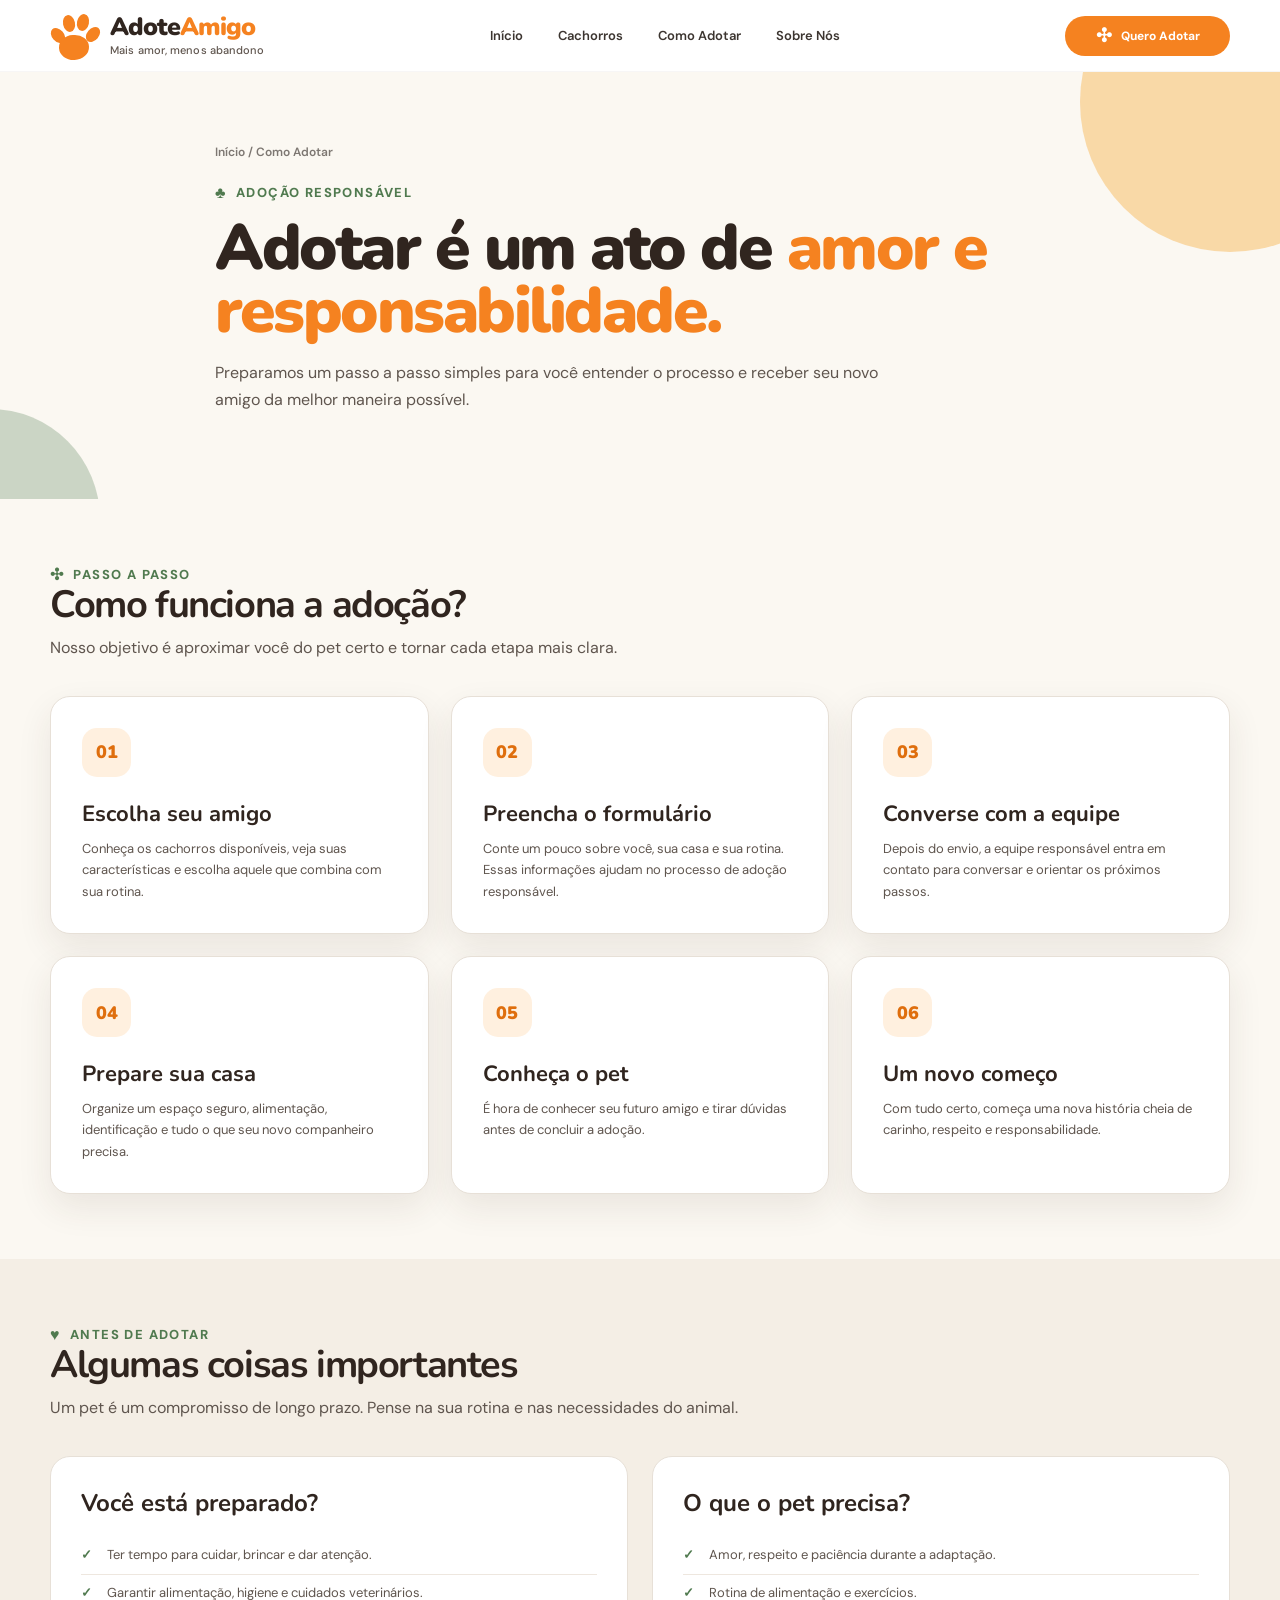
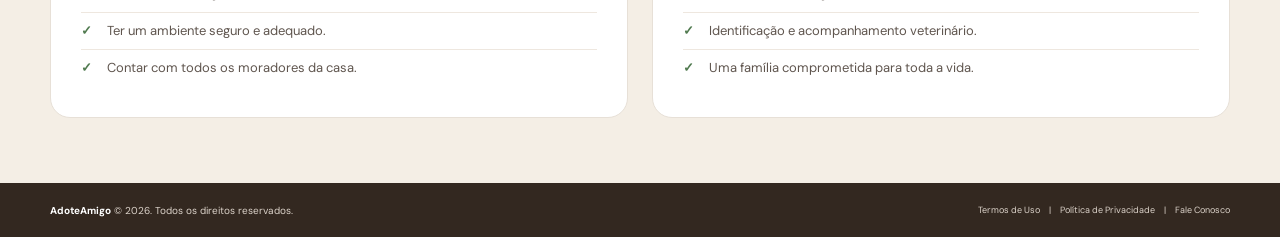
<file: como-adotar.html>
<!DOCTYPE html>
<html lang="pt-BR">
<head>
  <meta charset="UTF-8">
  <meta name="viewport" content="width=device-width, initial-scale=1.0">
  <title>Como Adotar | AdoteAmigo</title>
  
<link rel="preconnect" href="https://fonts.googleapis.com">
<link rel="preconnect" href="https://fonts.gstatic.com" crossorigin>
<link href="https://fonts.googleapis.com/css2?family=DM+Sans:wght@400;500;600;700&family=Nunito:wght@700;800;900&display=swap" rel="stylesheet">
<link rel="stylesheet" href="style.css">

</head>
<body>

<header class="site-header">
  <div class="container header-inner">
    <a href="index.html" class="brand" aria-label="AdoteAmigo - página inicial">
      <div class="brand-paw" aria-hidden="true">
        <span class="toe toe-1"></span><span class="toe toe-2"></span>
        <span class="toe toe-3"></span><span class="toe toe-4"></span><span class="pad"></span>
      </div>
      <div class="brand-text">
        <strong>Adote<span>Amigo</span></strong>
        <small>Mais amor, menos abandono</small>
      </div>
    </a>

    <nav class="main-nav" aria-label="Navegação principal">
      <a href="index.html">Início</a>
      <a href="cachorros.html">Cachorros</a>
      <a href="como-adotar.html">Como Adotar</a>
      <a href="sobre.html">Sobre Nós</a>
    </nav>

    <div class="header-actions">
      <a class="header-cta" href="cachorros.html"><span class="paw-icon">✣</span> Quero Adotar</a>
    </div>

    <button class="mobile-menu" aria-label="Abrir menu">
      <span></span><span></span><span></span>
    </button>
  </div>
</header>


<main>
  <section class="page-hero">
    <div class="container page-hero-inner">
      <div class="breadcrumb"><a href="index.html">Início</a> / Como Adotar</div>
      <div class="eyebrow"><span>♣</span> ADOÇÃO RESPONSÁVEL</div>
      <h1>Adotar é um ato de <span>amor e responsabilidade.</span></h1>
      <p>Preparamos um passo a passo simples para você entender o processo e receber seu novo amigo da melhor maneira possível.</p>
    </div>
  </section>

  <section class="inner-section">
    <div class="container">
      <div class="inner-heading">
        <div class="eyebrow"><span>✣</span> PASSO A PASSO</div>
        <h2>Como funciona a adoção?</h2>
        <p>Nosso objetivo é aproximar você do pet certo e tornar cada etapa mais clara.</p>
      </div>

      <div class="steps-grid">
        <article class="step-card">
          <div class="step-number">01</div>
          <h3>Escolha seu amigo</h3>
          <p>Conheça os cachorros disponíveis, veja suas características e escolha aquele que combina com sua rotina.</p>
        </article>
        <article class="step-card">
          <div class="step-number">02</div>
          <h3>Preencha o formulário</h3>
          <p>Conte um pouco sobre você, sua casa e sua rotina. Essas informações ajudam no processo de adoção responsável.</p>
        </article>
        <article class="step-card">
          <div class="step-number">03</div>
          <h3>Converse com a equipe</h3>
          <p>Depois do envio, a equipe responsável entra em contato para conversar e orientar os próximos passos.</p>
        </article>
        <article class="step-card">
          <div class="step-number">04</div>
          <h3>Prepare sua casa</h3>
          <p>Organize um espaço seguro, alimentação, identificação e tudo o que seu novo companheiro precisa.</p>
        </article>
        <article class="step-card">
          <div class="step-number">05</div>
          <h3>Conheça o pet</h3>
          <p>É hora de conhecer seu futuro amigo e tirar dúvidas antes de concluir a adoção.</p>
        </article>
        <article class="step-card">
          <div class="step-number">06</div>
          <h3>Um novo começo</h3>
          <p>Com tudo certo, começa uma nova história cheia de carinho, respeito e responsabilidade.</p>
        </article>
      </div>
    </div>
  </section>

  <section class="inner-section alt">
    <div class="container">
      <div class="inner-heading">
        <div class="eyebrow"><span>♥</span> ANTES DE ADOTAR</div>
        <h2>Algumas coisas importantes</h2>
        <p>Um pet é um compromisso de longo prazo. Pense na sua rotina e nas necessidades do animal.</p>
      </div>

      <div class="requirements">
        <div class="requirement-box">
          <h3>Você está preparado?</h3>
          <ul>
            <li>Ter tempo para cuidar, brincar e dar atenção.</li>
            <li>Garantir alimentação, higiene e cuidados veterinários.</li>
            <li>Ter um ambiente seguro e adequado.</li>
            <li>Contar com todos os moradores da casa.</li>
          </ul>
        </div>
        <div class="requirement-box">
          <h3>O que o pet precisa?</h3>
          <ul>
            <li>Amor, respeito e paciência durante a adaptação.</li>
            <li>Rotina de alimentação e exercícios.</li>
            <li>Identificação e acompanhamento veterinário.</li>
            <li>Uma família comprometida para toda a vida.</li>
          </ul>
        </div>
      </div>
    </div>
  </section>
</main>

<footer class="site-footer">
  <div class="container footer-inner">
    <p><strong>AdoteAmigo</strong> © 2026. Todos os direitos reservados.</p>
    <div class="footer-links">
      <a href="#">Termos de Uso</a><span>|</span>
      <a href="#">Política de Privacidade</a><span>|</span>
      <a href="#">Fale Conosco</a>
    </div>
  </div>
</footer>

</body>
</html>
</file>
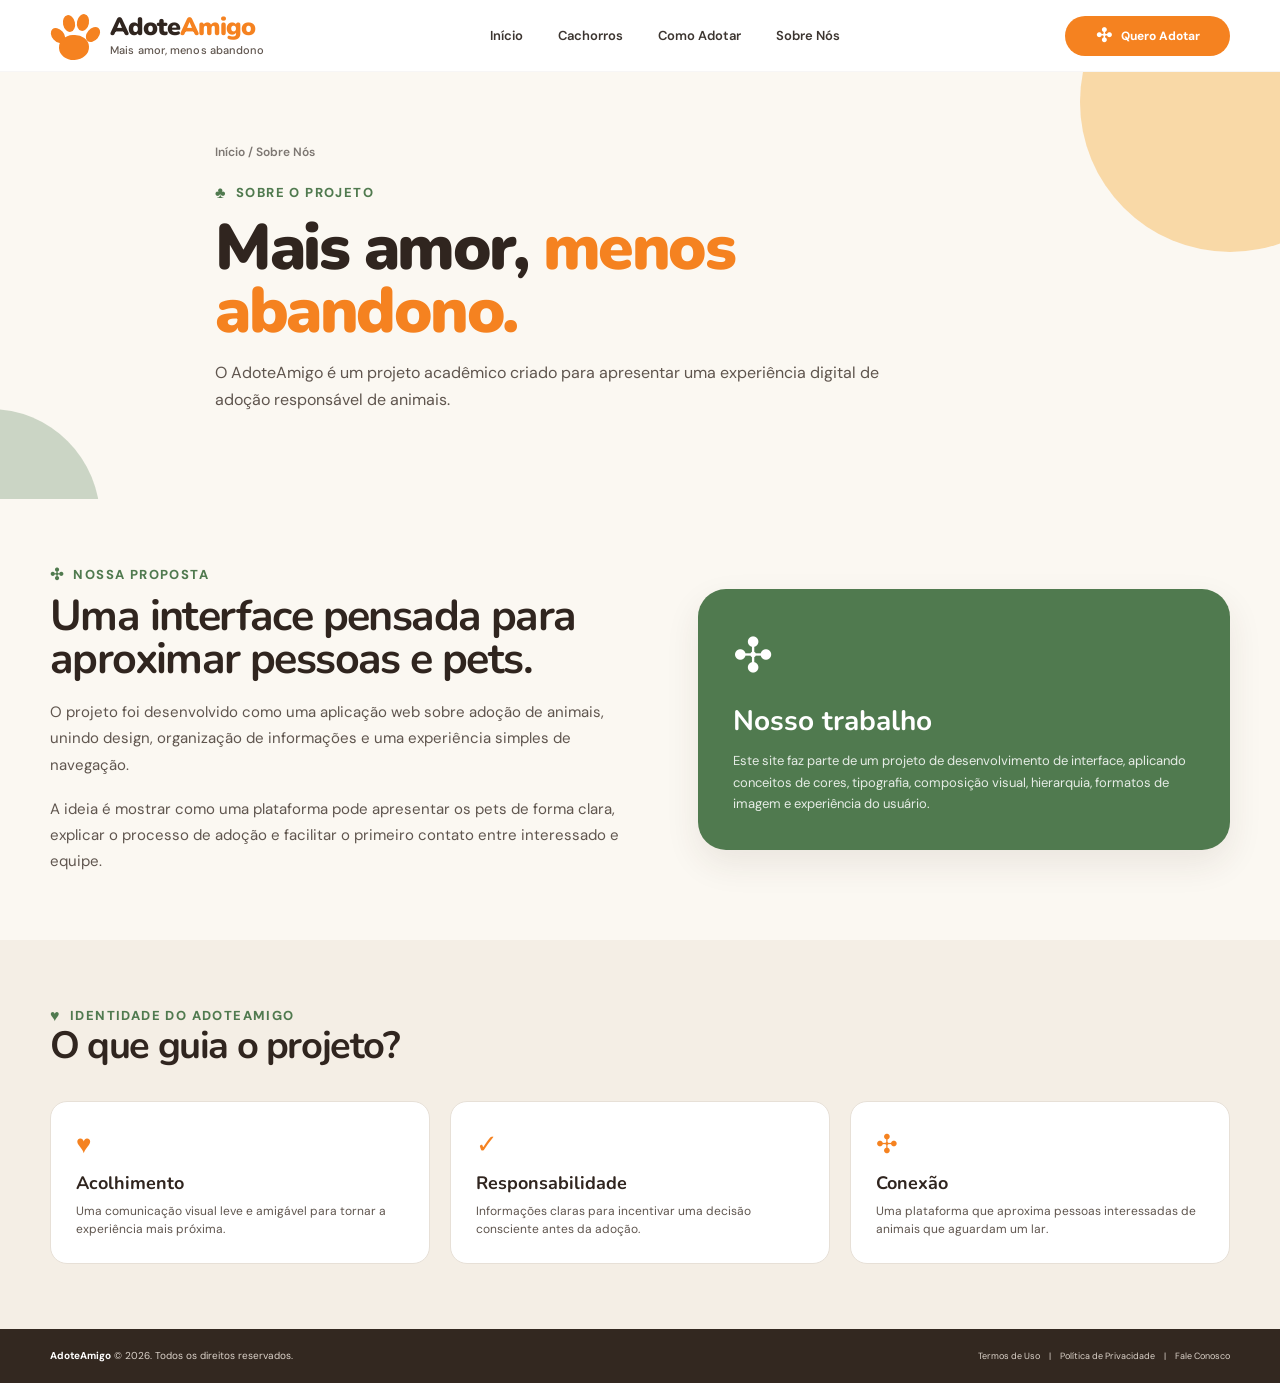
<file: sobre.html>
<!DOCTYPE html>
<html lang="pt-BR">
<head>
  <meta charset="UTF-8">
  <meta name="viewport" content="width=device-width, initial-scale=1.0">
  <title>Sobre Nós | AdoteAmigo</title>
  
<link rel="preconnect" href="https://fonts.googleapis.com">
<link rel="preconnect" href="https://fonts.gstatic.com" crossorigin>
<link href="https://fonts.googleapis.com/css2?family=DM+Sans:wght@400;500;600;700&family=Nunito:wght@700;800;900&display=swap" rel="stylesheet">
<link rel="stylesheet" href="style.css">

</head>
<body>

<header class="site-header">
  <div class="container header-inner">
    <a href="index.html" class="brand" aria-label="AdoteAmigo - página inicial">
      <div class="brand-paw" aria-hidden="true">
        <span class="toe toe-1"></span><span class="toe toe-2"></span>
        <span class="toe toe-3"></span><span class="toe toe-4"></span><span class="pad"></span>
      </div>
      <div class="brand-text">
        <strong>Adote<span>Amigo</span></strong>
        <small>Mais amor, menos abandono</small>
      </div>
    </a>

    <nav class="main-nav" aria-label="Navegação principal">
      <a href="index.html">Início</a>
      <a href="cachorros.html">Cachorros</a>
      <a href="como-adotar.html">Como Adotar</a>
      <a href="sobre.html">Sobre Nós</a>
    </nav>

    <div class="header-actions">
      <a class="header-cta" href="cachorros.html"><span class="paw-icon">✣</span> Quero Adotar</a>
    </div>

    <button class="mobile-menu" aria-label="Abrir menu">
      <span></span><span></span><span></span>
    </button>
  </div>
</header>


<main>
  <section class="page-hero">
    <div class="container page-hero-inner">
      <div class="breadcrumb"><a href="index.html">Início</a> / Sobre Nós</div>
      <div class="eyebrow"><span>♣</span> SOBRE O PROJETO</div>
      <h1>Mais amor, <span>menos abandono.</span></h1>
      <p>O AdoteAmigo é um projeto acadêmico criado para apresentar uma experiência digital de adoção responsável de animais.</p>
    </div>
  </section>

  <section class="inner-section">
    <div class="container about-grid">
      <div class="about-copy">
        <div class="eyebrow"><span>✣</span> NOSSA PROPOSTA</div>
        <h2>Uma interface pensada para aproximar pessoas e pets.</h2>
        <p>
          O projeto foi desenvolvido como uma aplicação web sobre adoção de animais,
          unindo design, organização de informações e uma experiência simples de navegação.
        </p>
        <p>
          A ideia é mostrar como uma plataforma pode apresentar os pets de forma clara,
          explicar o processo de adoção e facilitar o primeiro contato entre interessado e equipe.
        </p>
      </div>

      <aside class="about-card">
        <div class="big-paw">✣</div>
        <h3>Nosso trabalho</h3>
        <p>
          Este site faz parte de um projeto de desenvolvimento de interface,
          aplicando conceitos de cores, tipografia, composição visual, hierarquia,
          formatos de imagem e experiência do usuário.
        </p>
      </aside>
    </div>
  </section>

  <section class="inner-section alt">
    <div class="container">
      <div class="inner-heading">
        <div class="eyebrow"><span>♥</span> IDENTIDADE DO ADOTEAMIGO</div>
        <h2>O que guia o projeto?</h2>
      </div>

      <div class="about-values">
        <article class="value-card">
          <span>♥</span>
          <h3>Acolhimento</h3>
          <p>Uma comunicação visual leve e amigável para tornar a experiência mais próxima.</p>
        </article>
        <article class="value-card">
          <span>✓</span>
          <h3>Responsabilidade</h3>
          <p>Informações claras para incentivar uma decisão consciente antes da adoção.</p>
        </article>
        <article class="value-card">
          <span>✣</span>
          <h3>Conexão</h3>
          <p>Uma plataforma que aproxima pessoas interessadas de animais que aguardam um lar.</p>
        </article>
      </div>
    </div>
  </section>
</main>

<footer class="site-footer">
  <div class="container footer-inner">
    <p><strong>AdoteAmigo</strong> © 2026. Todos os direitos reservados.</p>
    <div class="footer-links">
      <a href="#">Termos de Uso</a><span>|</span>
      <a href="#">Política de Privacidade</a><span>|</span>
      <a href="#">Fale Conosco</a>
    </div>
  </div>
</footer>

</body>
</html>
</file>
<file: style.css>
/* =========================================================
   ADOTEAMIGO — STYLE.CSS
   Identidade: acolhedora, natural e moderna
   ========================================================= */

:root {
  --orange: #f58220;
  --orange-dark: #df6e0d;
  --orange-light: #fff0df;

  --green: #507a4f;
  --green-dark: #3f633f;
  --green-light: #e6eee4;

  --cream: #fbf8f2;
  --cream-2: #f4eee5;
  --white: #ffffff;

  --brown: #30251f;
  --brown-soft: #5f554e;
  --gray: #7d7772;
  --border: #e7e0d7;

  --shadow: 0 14px 35px rgba(61, 43, 28, 0.09);
  --shadow-hover: 0 20px 45px rgba(61, 43, 28, 0.14);

  --radius: 18px;
  --container: 1180px;
}


/* =========================
   RESET
   ========================= */

* {
  margin: 0;
  padding: 0;
  box-sizing: border-box;
}

html {
  scroll-behavior: smooth;
}

body {
  font-family: "DM Sans", Arial, sans-serif;
  background: var(--cream);
  color: var(--brown);
  overflow-x: hidden;
}

img {
  display: block;
  width: 100%;
}

button,
select {
  font: inherit;
}

button,
a {
  -webkit-tap-highlight-color: transparent;
}

a {
  color: inherit;
  text-decoration: none;
}

button {
  border: 0;
  cursor: pointer;
}

.container {
  width: min(var(--container), calc(100% - 48px));
  margin-inline: auto;
}


/* =========================
   HEADER
   ========================= */

.site-header {
  position: relative;
  z-index: 20;
  height: 72px;
  background: rgba(255, 255, 255, 0.97);
  border-bottom: 1px solid rgba(48, 37, 31, 0.04);
}

.header-inner {
  height: 100%;
  display: flex;
  align-items: center;
  justify-content: space-between;
  gap: 30px;
}


/* LOGO */

.brand {
  display: flex;
  align-items: center;
  gap: 12px;
  flex-shrink: 0;
}

.brand-paw {
  position: relative;
  width: 48px;
  height: 47px;
}

.brand-paw .toe,
.brand-paw .pad {
  position: absolute;
  display: block;
  background: var(--orange);
}

.brand-paw .toe {
  width: 12px;
  height: 17px;
  border-radius: 50%;
}

.brand-paw .toe-1 {
  left: 2px;
  top: 15px;
  transform: rotate(-42deg);
}

.brand-paw .toe-2 {
  left: 13px;
  top: 3px;
  transform: rotate(-12deg);
}

.brand-paw .toe-3 {
  left: 27px;
  top: 2px;
  transform: rotate(12deg);
}

.brand-paw .toe-4 {
  left: 37px;
  top: 14px;
  transform: rotate(40deg);
}

.brand-paw .pad {
  width: 30px;
  height: 25px;
  left: 9px;
  top: 23px;
  border-radius: 48% 48% 50% 50%;
  transform: rotate(-3deg);
}

.brand-text {
  display: flex;
  flex-direction: column;
  line-height: 1;
}

.brand-text strong {
  font-family: "Nunito", sans-serif;
  font-size: 25px;
  font-weight: 900;
  letter-spacing: -1px;
}

.brand-text strong span {
  color: var(--orange);
}

.brand-text small {
  margin-top: 5px;
  color: var(--brown-soft);
  font-size: 11px;
  font-weight: 500;
  letter-spacing: 0.1px;
}


/* NAV */

.main-nav {
  display: flex;
  align-self: stretch;
  align-items: center;
  gap: 35px;
}

.main-nav a {
  position: relative;
  display: flex;
  height: 100%;
  align-items: center;
  color: #3c3530;
  font-size: 13px;
  font-weight: 600;
  transition: color 0.2s ease;
}

.main-nav a::after {
  content: "";
  position: absolute;
  left: 0;
  right: 0;
  bottom: 14px;
  height: 2px;
  border-radius: 99px;
  background: var(--orange);
  transform: scaleX(0);
  transform-origin: center;
  transition: transform 0.2s ease;
}

.main-nav a:hover,
.main-nav a.active {
  color: var(--orange-dark);
}

.main-nav a:hover::after,
.main-nav a.active::after {
  transform: scaleX(1);
}


/* HEADER BUTTONS */

.header-actions {
  display: flex;
  align-items: center;
  gap: 25px;
}

.search-button {
  width: 26px;
  height: 26px;
  display: grid;
  place-items: center;
  background: transparent;
  color: var(--brown);
}

.search-button svg {
  width: 22px;
  height: 22px;
  fill: none;
  stroke: currentColor;
  stroke-width: 2;
}

.header-cta,
.primary-button,
.adopt-button {
  background: var(--orange);
  color: white;
  font-weight: 700;
  transition:
    transform 0.2s ease,
    background 0.2s ease,
    box-shadow 0.2s ease;
}

.header-cta {
  min-width: 165px;
  height: 40px;
  padding: 0 19px;
  border-radius: 99px;
  display: flex;
  align-items: center;
  justify-content: center;
  gap: 9px;
  font-size: 12px;
}

.header-cta:hover,
.primary-button:hover,
.adopt-button:hover {
  background: var(--orange-dark);
  transform: translateY(-2px);
  box-shadow: 0 9px 20px rgba(245, 130, 32, 0.25);
}

.paw-icon,
.button-paw {
  font-size: 19px;
  line-height: 1;
}

.mobile-menu {
  display: none;
  width: 42px;
  height: 42px;
  border-radius: 10px;
  background: var(--orange-light);
}

.mobile-menu span {
  display: block;
  width: 21px;
  height: 2px;
  margin: 4px auto;
  background: var(--brown);
}


/* =========================
   HERO
   ========================= */

.hero {
  position: relative;
  min-height: 480px;
  background: var(--cream);
  overflow: visible;
}

.hero-grid {
  position: relative;
  z-index: 2;
  min-height: 370px;
  display: grid;
  grid-template-columns: 44% 56%;
}

.hero-content {
  position: relative;
  z-index: 4;
  padding: 48px 0 30px 28px;
  display: flex;
  flex-direction: column;
  align-items: flex-start;
  justify-content: center;
}

.eyebrow {
  display: flex;
  align-items: center;
  gap: 9px;
  color: var(--green);
  font-size: 13px;
  font-weight: 800;
  letter-spacing: 1.4px;
}

.eyebrow span {
  font-size: 16px;
}

.hero h1 {
  max-width: 510px;
  margin-top: 14px;
  font-family: "Nunito", sans-serif;
  font-size: clamp(44px, 5vw, 58px);
  line-height: 0.99;
  letter-spacing: -2.7px;
  font-weight: 900;
}

.hero h1 span {
  color: var(--orange);
}

.hero-content > p {
  max-width: 465px;
  margin-top: 19px;
  color: #544b45;
  font-size: 16px;
  line-height: 1.42;
}

.primary-button {
  display: inline-flex;
  align-items: center;
  gap: 12px;
  min-height: 51px;
  padding: 0 20px;
  border-radius: 99px;
  margin-top: 21px;
  font-size: 14px;
  box-shadow: 0 7px 17px rgba(245, 130, 32, 0.12);
}

.primary-button .arrow {
  margin-left: 5px;
  font-size: 23px;
  line-height: 1;
}


/* HERO IMAGE */

.hero-image-wrap {
  position: relative;
  min-height: 370px;
  overflow: hidden;
  border-radius: 0 0 0 100px;
}

.hero-image-wrap::after {
  content: "";
  position: absolute;
  inset: 0;
  background:
    linear-gradient(90deg, rgba(251, 248, 242, 0.55) 0%, transparent 22%),
    linear-gradient(0deg, rgba(34, 28, 23, 0.04), transparent);
  pointer-events: none;
}

.hero-image {
  height: 100%;
  min-height: 370px;
  object-fit: cover;
  object-position: center 48%;
}

.hero-quote {
  position: absolute;
  z-index: 3;
  right: 75px;
  top: 93px;
  color: white;
  font-family: "Nunito", sans-serif;
  font-style: italic;
  font-weight: 800;
  font-size: 25px;
  line-height: 0.94;
  text-align: center;
  transform: rotate(-7deg);
  text-shadow: 0 2px 8px rgba(0, 0, 0, 0.2);
}

.hero-quote span {
  display: block;
}

.hero-quote b {
  display: block;
  margin-top: 7px;
  font-size: 38px;
  font-weight: 400;
}


/* ORGANIC DECORATIONS */

.hero-decoration {
  position: absolute;
  z-index: 1;
  pointer-events: none;
}

.hero-decoration-left {
  left: -54px;
  top: 43px;
  width: 84px;
  height: 118px;
  background: #f7a83d;
  border-radius: 0 70% 70% 0;
  transform: rotate(-15deg);
}

.hero-decoration-bottom {
  left: -28px;
  bottom: 37px;
  width: 90px;
  height: 122px;
  background: var(--green);
  border-radius: 70% 0 70% 0;
  transform: rotate(14deg);
}

.hero-decoration-right {
  right: -32px;
  bottom: -1px;
  width: 150px;
  height: 70px;
  background: #f8ad3e;
  border-radius: 90% 0 0 0;
}


/* =========================
   FILTER
   ========================= */

.filter-container {
  position: relative;
  z-index: 8;
  margin-top: -2px;
}

.filter-bar {
  min-height: 78px;
  padding: 12px 16px;
  display: grid;
  grid-template-columns: 130px 1fr 1fr 1.25fr 150px;
  gap: 12px;
  align-items: center;
  background: rgba(255, 255, 255, 0.95);
  border: 1px solid rgba(231, 224, 215, 0.85);
  border-radius: 17px;
  box-shadow: 0 8px 28px rgba(48, 37, 31, 0.08);
}

.filter-title {
  display: flex;
  align-items: center;
  justify-content: center;
  gap: 12px;
  color: var(--brown);
  font-size: 13px;
  font-weight: 600;
}

.filter-title svg {
  width: 23px;
  height: 23px;
  fill: none;
  stroke: currentColor;
  stroke-width: 1.5;
}

.filter-field {
  position: relative;
  min-width: 0;
  height: 49px;
  padding: 0 33px 0 13px;
  display: flex;
  align-items: center;
  gap: 11px;
  background: #fff;
  border: 1px solid #e7e1d9;
  border-radius: 11px;
  cursor: pointer;
}

.filter-field select {
  position: absolute;
  inset: 0;
  width: 100%;
  opacity: 0;
  cursor: pointer;
}

.filter-icon {
  color: var(--brown);
  font-size: 18px;
}

.filter-label {
  color: #39322d;
  font-size: 12px;
  font-weight: 600;
}

.select-arrow {
  position: absolute;
  right: 13px;
  color: #4d4641;
  font-size: 18px;
  pointer-events: none;
}

.filter-search {
  height: 44px;
  border-radius: 99px;
  background: var(--green);
  color: white;
  display: flex;
  align-items: center;
  justify-content: center;
  gap: 8px;
  font-size: 13px;
  font-weight: 700;
  transition: 0.2s ease;
}

.filter-search:hover {
  background: var(--green-dark);
  transform: translateY(-1px);
}

.filter-search span {
  font-size: 22px;
}


/* =========================
   DOGS SECTION
   ========================= */

.dogs-section {
  padding: 38px 0 50px;
  background: var(--cream);
}

.section-heading {
  display: flex;
  align-items: flex-end;
  justify-content: space-between;
  gap: 30px;
  margin-bottom: 20px;
}

.section-title {
  display: flex;
  align-items: center;
  gap: 14px;
}

.paw-title {
  color: var(--orange);
  font-size: 34px;
  transform: rotate(-12deg);
}

.section-title h2 {
  font-family: "Nunito", sans-serif;
  font-size: 35px;
  line-height: 1;
  letter-spacing: -1.5px;
  font-weight: 900;
}

.section-heading p {
  margin-top: 7px;
  margin-left: 47px;
  color: var(--gray);
  font-size: 13px;
}

.view-all {
  display: flex;
  align-items: center;
  gap: 10px;
  color: var(--green-dark);
  font-size: 12px;
  font-weight: 700;
  padding-bottom: 3px;
}

.view-all span {
  font-size: 20px;
  transition: transform 0.2s ease;
}

.view-all:hover span {
  transform: translateX(5px);
}


/* DOG GRID */

.dog-grid {
  display: grid;
  grid-template-columns: repeat(4, 1fr);
  gap: 20px;
}

.dog-card {
  overflow: hidden;
  background: #fff;
  border: 1px solid rgba(222, 215, 206, 0.9);
  border-radius: 13px;
  box-shadow: 0 3px 8px rgba(48, 37, 31, 0.04);
  transition:
    transform 0.25s ease,
    box-shadow 0.25s ease;
}

.dog-card:hover {
  transform: translateY(-6px);
  box-shadow: var(--shadow-hover);
}

.dog-photo {
  position: relative;
  height: 155px;
  overflow: hidden;
}

.dog-photo::after {
  content: "";
  position: absolute;
  inset: 0;
  background: linear-gradient(0deg, rgba(0, 0, 0, 0.12), transparent 35%);
  pointer-events: none;
}

.dog-photo img {
  height: 100%;
  object-fit: cover;
  transition: transform 0.45s ease;
}

.dog-card:hover .dog-photo img {
  transform: scale(1.05);
}

.favorite {
  position: absolute;
  z-index: 3;
  right: 13px;
  top: 12px;
  width: 31px;
  height: 31px;
  display: grid;
  place-items: center;
  border-radius: 50%;
  background: rgba(46, 38, 32, 0.3);
  color: white;
  font-size: 25px;
  line-height: 1;
  transition: 0.2s ease;
}

.favorite:hover {
  background: var(--orange);
  transform: scale(1.08);
}

.dog-info {
  padding: 10px 14px 13px;
}

.dog-info h3 {
  font-family: "Nunito", sans-serif;
  font-size: 19px;
  font-weight: 900;
}

.dog-details {
  display: flex;
  flex-wrap: wrap;
  gap: 9px;
  margin-top: 5px;
  color: #4f4842;
  font-size: 10px;
  font-weight: 600;
}

.dog-description {
  min-height: 45px;
  margin-top: 11px;
  color: #625a54;
  font-size: 10.5px;
  line-height: 1.42;
}

.badges {
  display: flex;
  flex-wrap: wrap;
  gap: 6px;
  margin-top: 8px;
}

.badges span {
  padding: 4px 7px;
  border-radius: 99px;
  background: var(--green-light);
  color: var(--green-dark);
  font-size: 8.5px;
  font-weight: 700;
}

.location {
  display: flex;
  align-items: center;
  gap: 6px;
  margin-top: 9px;
  color: #504943;
  font-size: 9.5px;
  font-weight: 600;
}

.location span {
  font-size: 17px;
}

.adopt-button {
  height: 40px;
  width: 100%;
  margin-top: 11px;
  border-radius: 99px;
  display: flex;
  align-items: center;
  justify-content: center;
  gap: 9px;
  font-size: 11px;
}

.adopt-button span {
  font-size: 16px;
}


/* =========================
   BENEFITS
   ========================= */

.benefits {
  position: relative;
  background: var(--green);
  color: white;
  overflow: hidden;
}

.benefits::before {
  content: "";
  position: absolute;
  left: -5%;
  right: -5%;
  top: -25px;
  height: 35px;
  background: var(--cream);
  border-radius: 50%;
}

.benefits-grid {
  min-height: 104px;
  padding-top: 13px;
  display: grid;
  grid-template-columns: 1fr 1fr 1fr 1.2fr auto;
  gap: 22px;
  align-items: center;
}

.benefit {
  display: flex;
  align-items: center;
  gap: 12px;
}

.benefit-icon {
  width: 39px;
  height: 39px;
  flex: 0 0 39px;
  display: grid;
  place-items: center;
  border: 2px solid rgba(255, 255, 255, 0.9);
  border-radius: 50%;
  font-size: 21px;
}

.benefit strong,
.benefit span {
  display: block;
}

.benefit strong {
  font-size: 10px;
  font-weight: 700;
}

.benefit span {
  margin-top: 2px;
  color: rgba(255, 255, 255, 0.85);
  font-size: 9px;
  line-height: 1.25;
}

.socials {
  display: flex;
  gap: 14px;
  justify-content: flex-end;
}

.socials a {
  width: 27px;
  height: 27px;
  display: grid;
  place-items: center;
  color: white;
  font-size: 16px;
  font-weight: 700;
  transition: transform 0.2s ease;
}

.socials a:hover {
  transform: translateY(-3px);
}


/* =========================
   ABOUT
   ========================= */

.about-section {
  padding: 75px 0;
  background: var(--cream-2);
}

.about-content {
  display: grid;
  grid-template-columns: 1fr 1fr;
  gap: 80px;
  align-items: center;
}

.about-content h2 {
  max-width: 520px;
  margin-top: 12px;
  font-family: "Nunito", sans-serif;
  font-size: 43px;
  line-height: 1;
  letter-spacing: -1.7px;
}

.about-content > p {
  color: var(--brown-soft);
  font-size: 16px;
  line-height: 1.7;
}


/* =========================
   FOOTER
   ========================= */

.site-footer {
  background: #332820;
  color: white;
}

.footer-inner {
  min-height: 54px;
  display: flex;
  align-items: center;
  justify-content: space-between;
  gap: 20px;
}

.footer-inner p {
  color: #dcd3ca;
  font-size: 10px;
}

.footer-inner p strong {
  color: white;
}

.footer-links {
  display: flex;
  align-items: center;
  gap: 9px;
  color: #dcd3ca;
  font-size: 9px;
}

.footer-links a:hover {
  color: var(--orange);
}


/* =========================
   RESPONSIVE — TABLET
   ========================= */

@media (max-width: 1050px) {

  .main-nav {
    gap: 20px;
  }

  .header-actions {
    gap: 12px;
  }

  .header-cta {
    min-width: 145px;
  }

  .hero-grid {
    grid-template-columns: 47% 53%;
  }

  .hero h1 {
    font-size: 47px;
  }

  .hero-quote {
    right: 35px;
  }

  .filter-bar {
    grid-template-columns: 105px 1fr 1fr 1.15fr 125px;
  }

  .dog-grid {
    grid-template-columns: repeat(2, 1fr);
  }

  .benefits-grid {
    grid-template-columns: repeat(2, 1fr);
    padding: 30px 0;
  }

  .socials {
    justify-content: flex-start;
  }
}


/* =========================
   RESPONSIVE — MOBILE
   ========================= */

@media (max-width: 760px) {

  .container {
    width: min(var(--container), calc(100% - 30px));
  }

  .site-header {
    height: 68px;
  }

  .brand-paw {
    transform: scale(0.82);
    transform-origin: left center;
    width: 40px;
    margin-right: -7px;
  }

  .brand-text strong {
    font-size: 21px;
  }

  .brand-text small {
    font-size: 9px;
  }

  .main-nav,
  .header-actions {
    display: none;
  }

  .mobile-menu {
    display: block;
  }


  /* HERO */

  .hero {
    min-height: auto;
  }

  .hero-grid {
    min-height: 0;
    display: flex;
    flex-direction: column;
  }

  .hero-content {
    padding: 45px 0 35px;
    align-items: flex-start;
  }

  .hero h1 {
    font-size: clamp(42px, 12vw, 58px);
    letter-spacing: -2.2px;
  }

  .hero-content > p {
    font-size: 14px;
    max-width: 410px;
  }

  .hero-image-wrap {
    min-height: 310px;
    border-radius: 0 0 0 65px;
  }

  .hero-image {
    min-height: 310px;
  }

  .hero-quote {
    right: 25px;
    top: 60px;
    font-size: 20px;
  }

  .hero-quote b {
    font-size: 30px;
  }

  .hero-decoration-left {
    top: 70px;
  }

  .hero-decoration-bottom {
    display: none;
  }


  /* FILTER */

  .filter-container {
    margin-top: -1px;
  }

  .filter-bar {
    grid-template-columns: 1fr;
    padding: 15px;
    border-radius: 16px;
  }

  .filter-title {
    justify-content: flex-start;
    padding: 3px 3px 5px;
  }

  .filter-field {
    height: 47px;
  }

  .filter-search {
    height: 47px;
  }


  /* DOGS */

  .dogs-section {
    padding: 45px 0;
  }

  .section-heading {
    align-items: flex-start;
    flex-direction: column;
    gap: 13px;
  }

  .section-title {
    gap: 9px;
  }

  .section-title h2 {
    font-size: 30px;
  }

  .section-heading p {
    margin-left: 42px;
    max-width: 340px;
  }

  .dog-grid {
    grid-template-columns: 1fr;
  }

  .dog-photo {
    height: 230px;
  }


  /* BENEFITS */

  .benefits-grid {
    grid-template-columns: 1fr;
    padding: 45px 0 35px;
    gap: 24px;
  }

  .benefit {
    max-width: 280px;
  }

  .socials {
    justify-content: flex-start;
  }


  /* ABOUT */

  .about-section {
    padding: 55px 0;
  }

  .about-content {
    grid-template-columns: 1fr;
    gap: 30px;
  }

  .about-content h2 {
    font-size: 38px;
  }


  /* FOOTER */

  .footer-inner {
    padding: 20px 0;
    flex-direction: column;
    align-items: flex-start;
  }

  .footer-links {
    flex-wrap: wrap;
  }
}


/* =========================
   RESPONSIVE — SMALL PHONES
   ========================= */

@media (max-width: 390px) {

  .hero h1 {
    font-size: 39px;
  }

  .primary-button {
    width: 100%;
    justify-content: center;
    font-size: 12px;
  }

  .section-title h2 {
    font-size: 26px;
  }

  .dog-photo {
    height: 210px;
  }
}


/* =========================
   ACCESSIBILITY
   ========================= */

:focus-visible {
  outline: 3px solid rgba(245, 130, 32, 0.45);
  outline-offset: 3px;
}

@media (prefers-reduced-motion: reduce) {
  html {
    scroll-behavior: auto;
  }

  *,
  *::before,
  *::after {
    transition-duration: 0.01ms !important;
    animation-duration: 0.01ms !important;
  }
}


/* =========================================================
   PÁGINAS INTERNAS
   ========================================================= */

.page-hero {
  position: relative;
  padding: 72px 0 86px;
  overflow: hidden;
  background: var(--cream);
}

.page-hero::before {
  content: "";
  position: absolute;
  width: 300px;
  height: 300px;
  right: -100px;
  top: -120px;
  border-radius: 50%;
  background: #f7b24d;
  opacity: .45;
}

.page-hero::after {
  content: "";
  position: absolute;
  width: 220px;
  height: 220px;
  left: -120px;
  bottom: -130px;
  border-radius: 50%;
  background: var(--green);
  opacity: .28;
}

.page-hero-inner {
  position: relative;
  z-index: 2;
  max-width: 850px;
}

.page-hero .eyebrow {
  margin-bottom: 14px;
}

.page-hero h1 {
  max-width: 800px;
  font-family: "Nunito", sans-serif;
  font-size: clamp(43px, 6vw, 64px);
  line-height: .98;
  letter-spacing: -2.5px;
  font-weight: 900;
}

.page-hero h1 span {
  color: var(--orange);
}

.page-hero p {
  max-width: 680px;
  margin-top: 18px;
  color: var(--brown-soft);
  font-size: 16px;
  line-height: 1.65;
}


/* BREADCRUMB */

.breadcrumb {
  margin-bottom: 22px;
  color: var(--gray);
  font-size: 12px;
  font-weight: 600;
}

.breadcrumb a:hover {
  color: var(--orange);
}


/* INTERNAL SECTION */

.inner-section {
  padding: 65px 0;
  background: var(--cream);
}

.inner-section.alt {
  background: var(--cream-2);
}

.inner-heading {
  max-width: 750px;
  margin-bottom: 35px;
}

.inner-heading h2 {
  font-family: "Nunito", sans-serif;
  font-size: 38px;
  line-height: 1.05;
  letter-spacing: -1.4px;
}

.inner-heading p {
  margin-top: 10px;
  color: var(--brown-soft);
  line-height: 1.6;
}


/* DOG CATALOG */

.catalog-toolbar {
  margin-bottom: 30px;
  padding: 14px;
  display: flex;
  flex-wrap: wrap;
  gap: 12px;
  align-items: center;
  background: white;
  border: 1px solid var(--border);
  border-radius: 15px;
  box-shadow: var(--shadow);
}

.catalog-toolbar span {
  margin-right: auto;
  color: var(--brown-soft);
  font-size: 13px;
  font-weight: 700;
}

.catalog-select {
  height: 42px;
  min-width: 150px;
  padding: 0 13px;
  border: 1px solid var(--border);
  border-radius: 10px;
  color: var(--brown);
  background: var(--cream);
  outline: none;
}

.catalog-select:focus {
  border-color: var(--orange);
}

.catalog-grid {
  display: grid;
  grid-template-columns: repeat(4, 1fr);
  gap: 22px;
}


/* HOW TO ADOPT */

.steps-grid {
  display: grid;
  grid-template-columns: repeat(3, 1fr);
  gap: 22px;
}

.step-card {
  position: relative;
  padding: 31px;
  background: white;
  border: 1px solid var(--border);
  border-radius: 20px;
  box-shadow: var(--shadow);
  transition: transform .2s ease, box-shadow .2s ease;
}

.step-card:hover {
  transform: translateY(-5px);
  box-shadow: var(--shadow-hover);
}

.step-number {
  width: 49px;
  height: 49px;
  display: grid;
  place-items: center;
  border-radius: 15px;
  background: var(--orange-light);
  color: var(--orange-dark);
  font-family: "Nunito", sans-serif;
  font-size: 18px;
  font-weight: 900;
}

.step-card h3 {
  margin-top: 22px;
  font-family: "Nunito", sans-serif;
  font-size: 22px;
}

.step-card p {
  margin-top: 9px;
  color: var(--brown-soft);
  font-size: 13px;
  line-height: 1.65;
}

.requirements {
  display: grid;
  grid-template-columns: 1fr 1fr;
  gap: 24px;
}

.requirement-box {
  padding: 30px;
  border-radius: 20px;
  background: white;
  border: 1px solid var(--border);
}

.requirement-box h3 {
  font-family: "Nunito", sans-serif;
  font-size: 24px;
}

.requirement-box ul {
  list-style: none;
  margin-top: 18px;
}

.requirement-box li {
  position: relative;
  padding: 9px 0 9px 26px;
  color: var(--brown-soft);
  font-size: 13px;
  line-height: 1.45;
  border-bottom: 1px solid #eee7df;
}

.requirement-box li:last-child {
  border-bottom: 0;
}

.requirement-box li::before {
  content: "✓";
  position: absolute;
  left: 0;
  color: var(--green);
  font-weight: 900;
}


/* ABOUT */

.about-grid {
  display: grid;
  grid-template-columns: 1.05fr .95fr;
  gap: 60px;
  align-items: center;
}

.about-copy h2 {
  margin-top: 10px;
  font-family: "Nunito", sans-serif;
  font-size: 43px;
  line-height: 1;
  letter-spacing: -1.6px;
}

.about-copy p {
  margin-top: 18px;
  color: var(--brown-soft);
  font-size: 15px;
  line-height: 1.75;
}

.about-card {
  padding: 35px;
  background: var(--green);
  border-radius: 28px;
  color: white;
  box-shadow: var(--shadow);
}

.about-card .big-paw {
  font-size: 48px;
}

.about-card h3 {
  margin-top: 15px;
  font-family: "Nunito", sans-serif;
  font-size: 28px;
}

.about-card p {
  margin-top: 10px;
  color: rgba(255,255,255,.86);
  line-height: 1.65;
  font-size: 13px;
}

.about-values {
  display: grid;
  grid-template-columns: repeat(3, 1fr);
  gap: 20px;
  margin-top: 35px;
}

.value-card {
  padding: 25px;
  background: white;
  border: 1px solid var(--border);
  border-radius: 17px;
}

.value-card span {
  color: var(--orange);
  font-size: 26px;
}

.value-card h3 {
  margin-top: 10px;
  font-family: "Nunito", sans-serif;
  font-size: 18px;
}

.value-card p {
  margin-top: 7px;
  color: var(--brown-soft);
  font-size: 12px;
  line-height: 1.5;
}


/* ADOPTION FORM */

.adoption-section {
  padding: 60px 0 75px;
  background: var(--cream);
}

.adoption-layout {
  display: grid;
  grid-template-columns: .72fr 1.28fr;
  gap: 30px;
  align-items: start;
}

.pet-summary {
  position: sticky;
  top: 25px;
  overflow: hidden;
  background: white;
  border: 1px solid var(--border);
  border-radius: 22px;
  box-shadow: var(--shadow);
}

.pet-summary-image {
  height: 250px;
  object-fit: cover;
}

.pet-summary-info {
  padding: 23px;
}

.pet-summary-info h2 {
  font-family: "Nunito", sans-serif;
  font-size: 30px;
}

.pet-summary-info p {
  margin-top: 7px;
  color: var(--brown-soft);
  font-size: 13px;
  line-height: 1.5;
}

.pet-summary-tags {
  display: flex;
  flex-wrap: wrap;
  gap: 6px;
  margin-top: 15px;
}

.pet-summary-tags span {
  padding: 6px 9px;
  border-radius: 99px;
  background: var(--green-light);
  color: var(--green-dark);
  font-size: 9px;
  font-weight: 700;
}

.adoption-form {
  padding: 32px;
  background: white;
  border: 1px solid var(--border);
  border-radius: 22px;
  box-shadow: var(--shadow);
}

.form-heading h2 {
  font-family: "Nunito", sans-serif;
  font-size: 31px;
}

.form-heading p {
  margin-top: 7px;
  color: var(--brown-soft);
  font-size: 13px;
  line-height: 1.5;
}

.form-grid {
  display: grid;
  grid-template-columns: 1fr 1fr;
  gap: 18px;
  margin-top: 25px;
}

.form-group {
  display: flex;
  flex-direction: column;
  gap: 7px;
}

.form-group.full {
  grid-column: 1 / -1;
}

.form-group label {
  color: var(--brown);
  font-size: 11px;
  font-weight: 800;
}

.form-group input,
.form-group select,
.form-group textarea {
  width: 100%;
  border: 1px solid #ded7ce;
  border-radius: 11px;
  background: #fffdfa;
  color: var(--brown);
  padding: 12px 13px;
  outline: none;
  transition: border-color .2s ease, box-shadow .2s ease;
}

.form-group input,
.form-group select {
  height: 45px;
}

.form-group textarea {
  min-height: 120px;
  resize: vertical;
}

.form-group input:focus,
.form-group select:focus,
.form-group textarea:focus {
  border-color: var(--orange);
  box-shadow: 0 0 0 3px rgba(245,130,32,.10);
}

.form-check {
  grid-column: 1 / -1;
  display: flex;
  align-items: flex-start;
  gap: 9px;
  color: var(--brown-soft);
  font-size: 11px;
  line-height: 1.45;
}

.form-check input {
  margin-top: 2px;
  accent-color: var(--orange);
}

.form-submit {
  grid-column: 1 / -1;
  min-height: 50px;
  border-radius: 99px;
  background: var(--orange);
  color: white;
  font-weight: 800;
  font-size: 13px;
  transition: .2s ease;
}

.form-submit:hover {
  background: var(--orange-dark);
  transform: translateY(-2px);
  box-shadow: 0 9px 20px rgba(245,130,32,.2);
}

.form-status {
  grid-column: 1 / -1;
  display: none;
  padding: 13px 15px;
  border-radius: 11px;
  background: var(--green-light);
  color: var(--green-dark);
  font-size: 12px;
  font-weight: 700;
}

.form-status.show {
  display: block;
}

.form-status.error {
  background: #fff0ee;
  color: #a44236;
}


/* INTERNAL RESPONSIVE */

@media (max-width: 1050px) {
  .catalog-grid {
    grid-template-columns: repeat(2, 1fr);
  }

  .steps-grid {
    grid-template-columns: 1fr 1fr;
  }

  .adoption-layout {
    grid-template-columns: 1fr;
  }

  .pet-summary {
    position: relative;
    top: auto;
  }

  .about-grid {
    gap: 35px;
  }
}

@media (max-width: 760px) {
  .page-hero {
    padding: 52px 0 65px;
  }

  .page-hero h1 {
    font-size: 43px;
  }

  .catalog-toolbar {
    align-items: stretch;
  }

  .catalog-toolbar span {
    width: 100%;
  }

  .catalog-select {
    flex: 1;
    min-width: 130px;
  }

  .catalog-grid,
  .steps-grid,
  .requirements,
  .about-grid,
  .about-values {
    grid-template-columns: 1fr;
  }

  .inner-section,
  .adoption-section {
    padding: 50px 0;
  }

  .inner-heading h2 {
    font-size: 31px;
  }

  .about-copy h2 {
    font-size: 37px;
  }

  .adoption-form {
    padding: 22px;
  }

  .form-grid {
    grid-template-columns: 1fr;
  }

  .form-group.full,
  .form-check,
  .form-submit,
  .form-status {
    grid-column: auto;
  }
}


/* FILTROS FUNCIONAIS */
.dog-card.filter-hidden {
  display: none !important;
}

.filter-empty {
  display: none;
  width: 100%;
  text-align: center;
  padding: 34px 20px;
  margin-top: 10px;
  border: 1px dashed var(--border);
  border-radius: 18px;
  background: #fff;
  color: var(--brown);
}

.filter-empty.show {
  display: block;
}

.catalog-toolbar .catalog-count {
  margin-right: auto;
  font-weight: 700;
  color: var(--brown);
}

@media (max-width: 760px) {
  .catalog-toolbar .catalog-count {
    width: 100%;
    margin-right: 0;
  }
}
</file>
